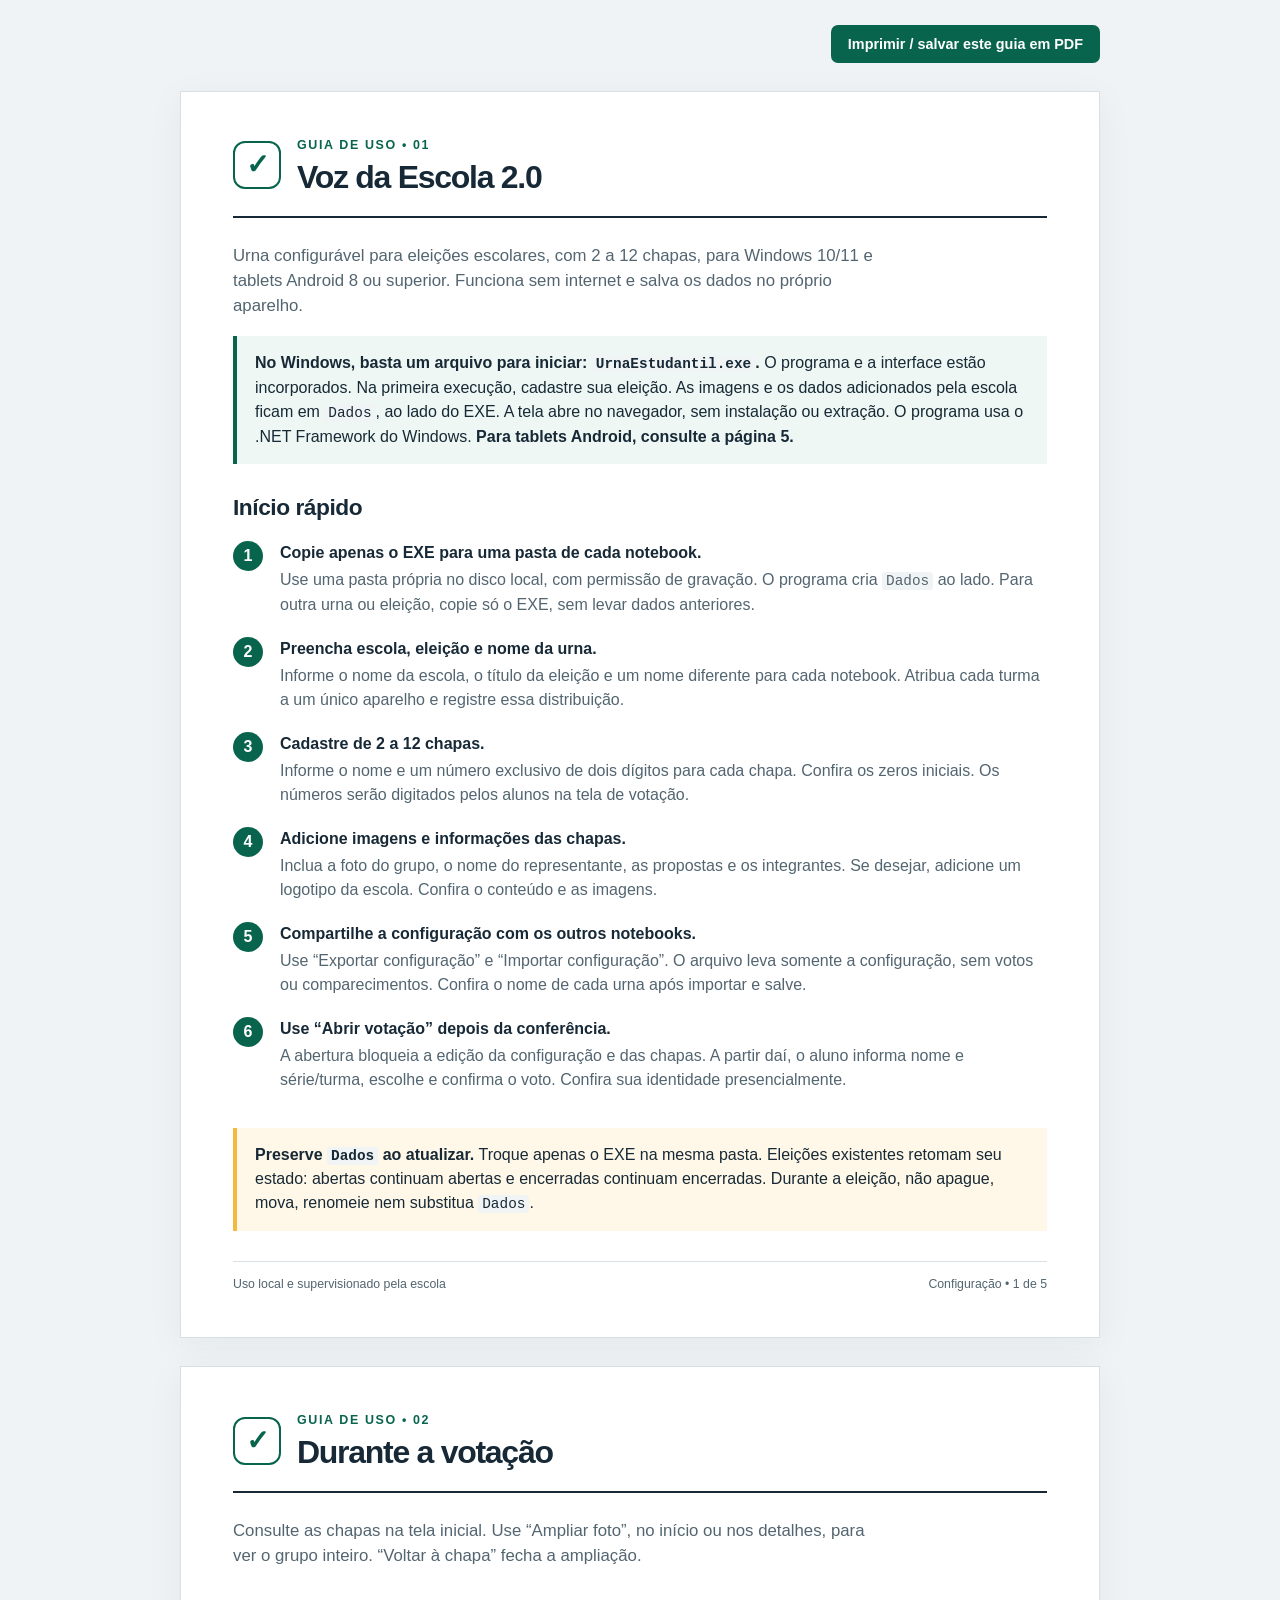
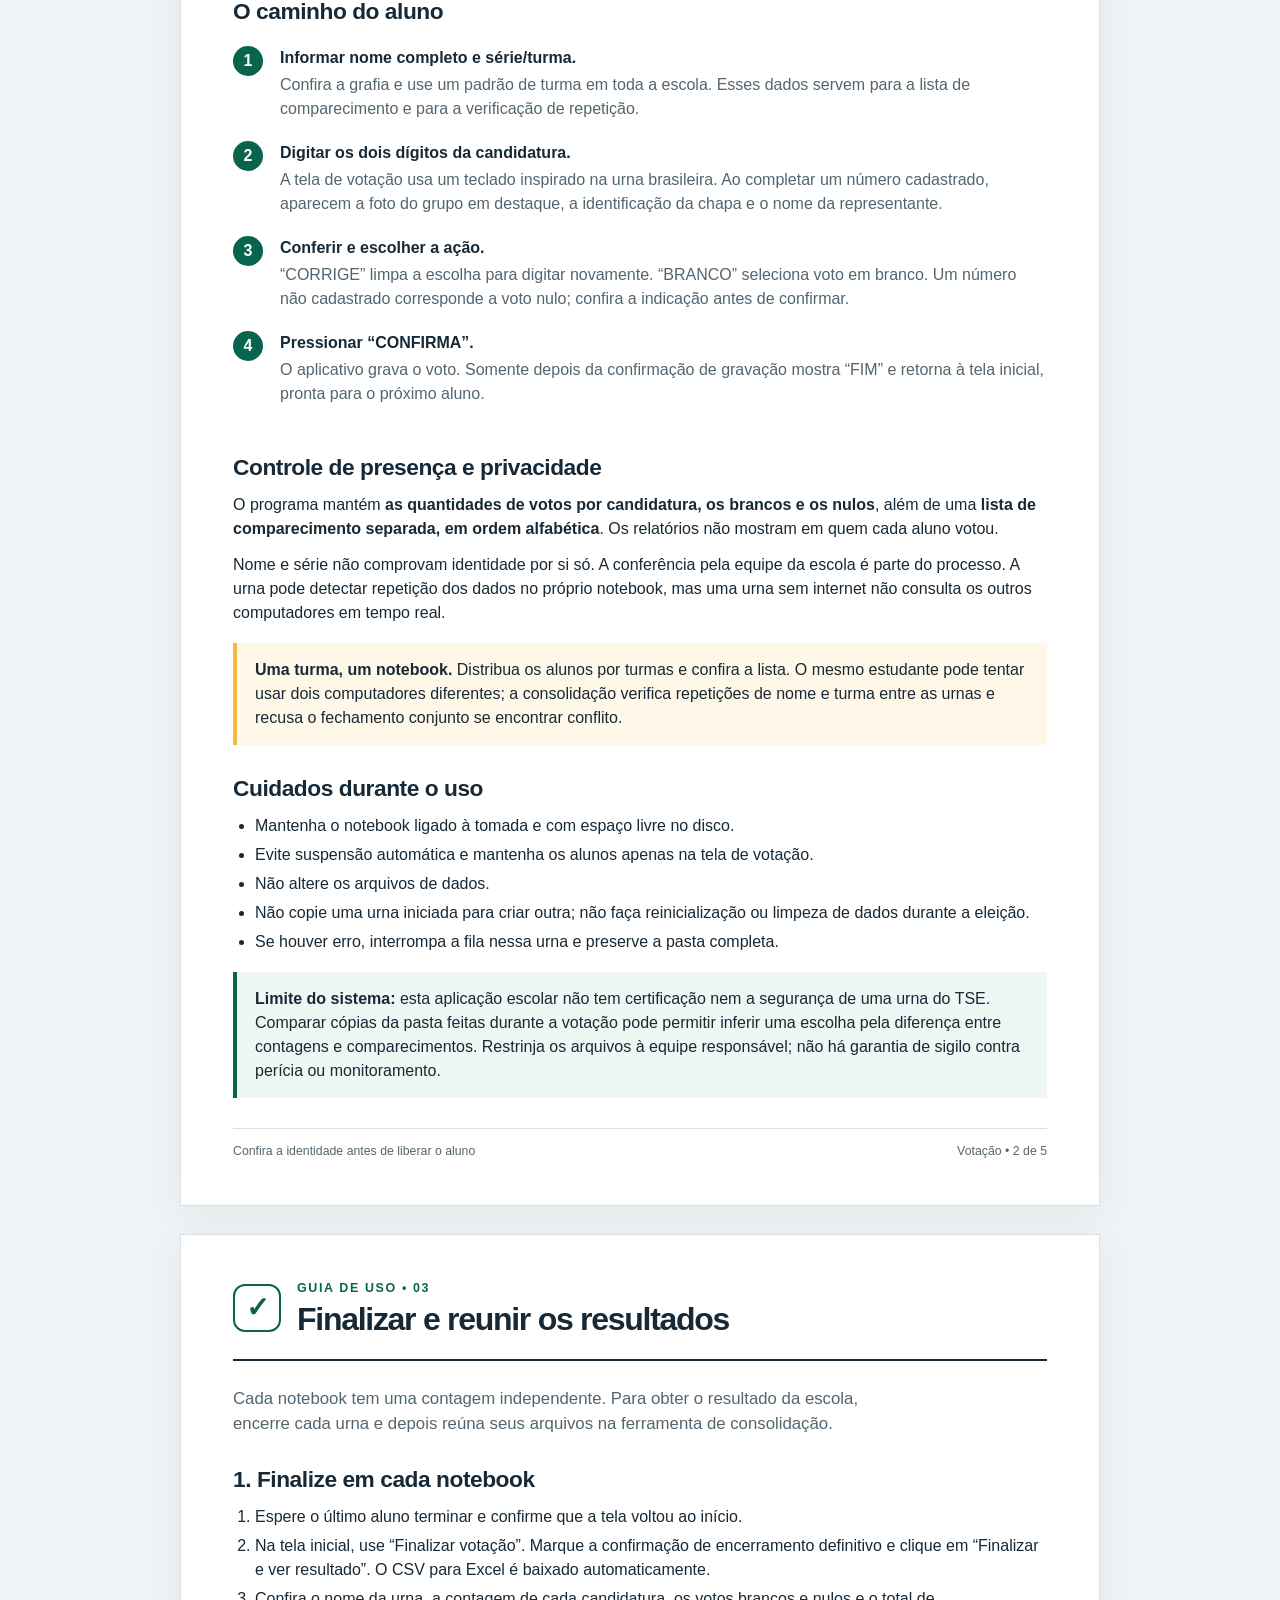
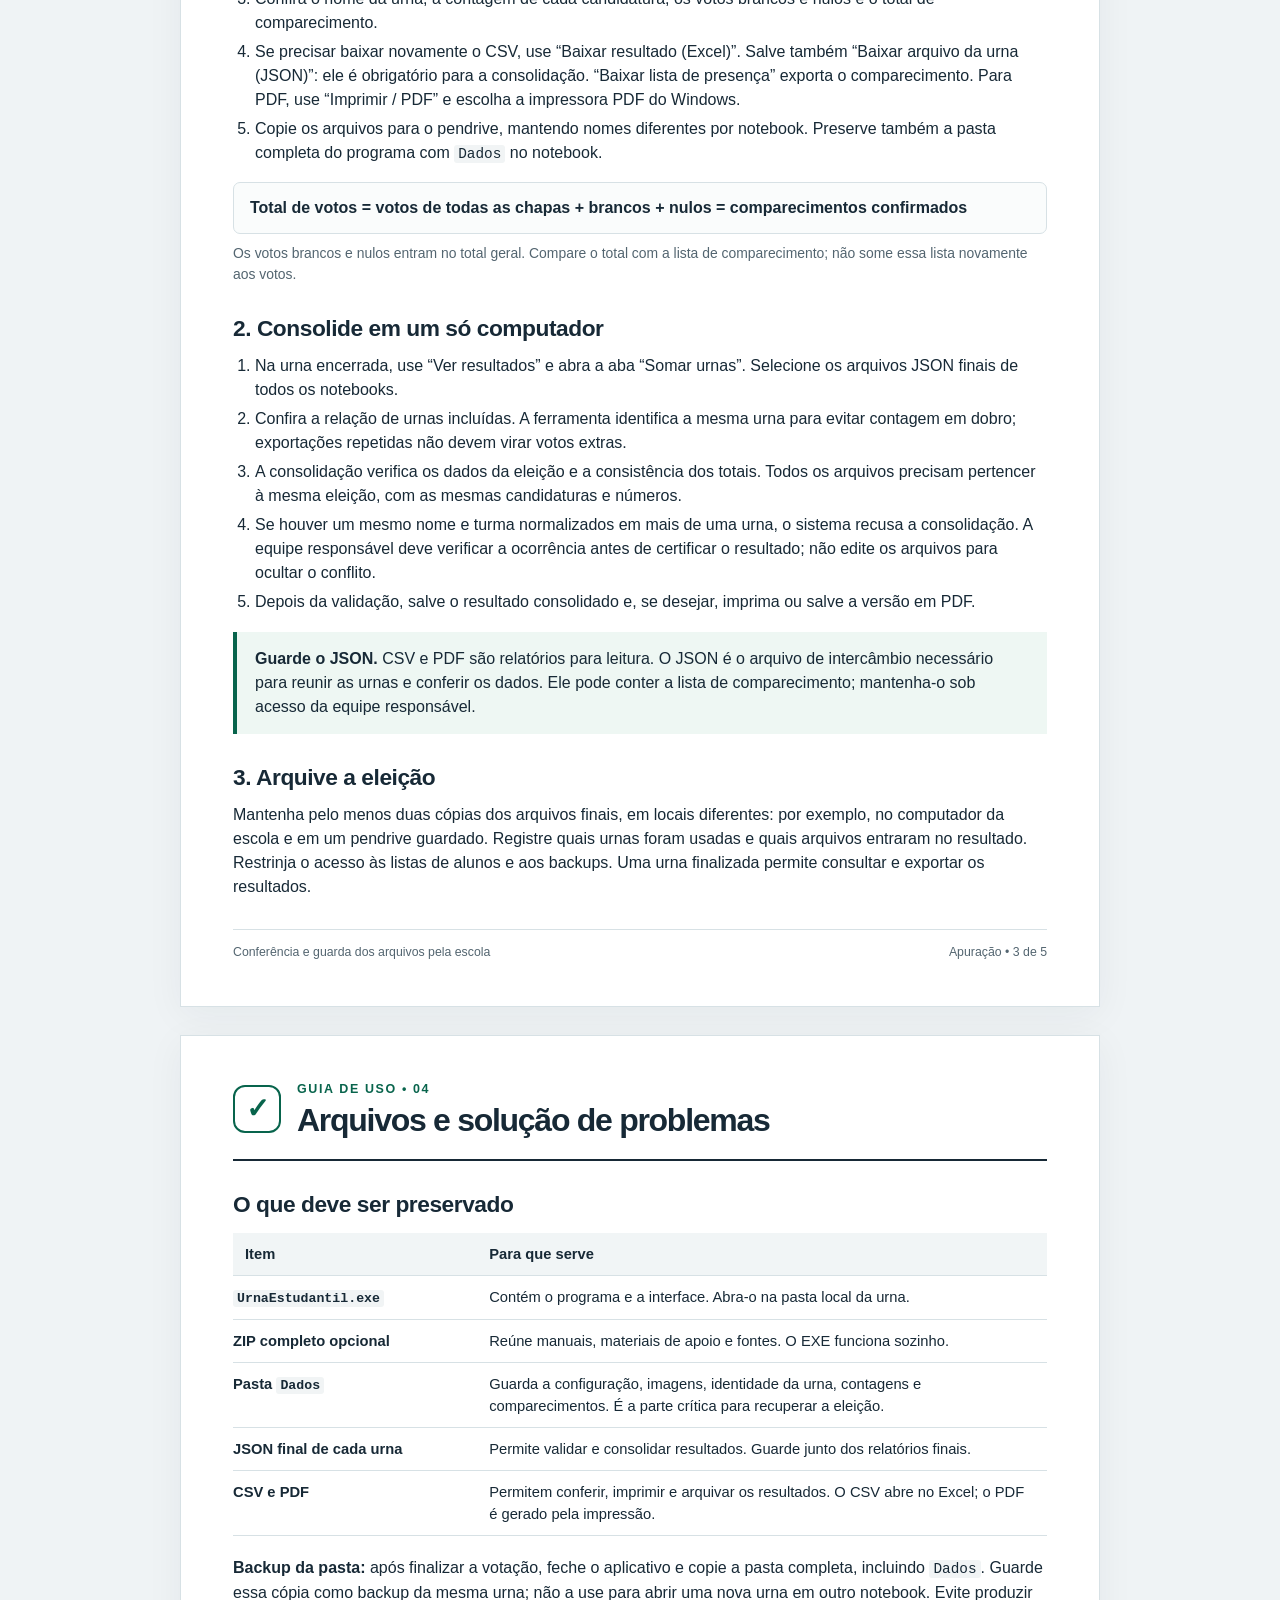
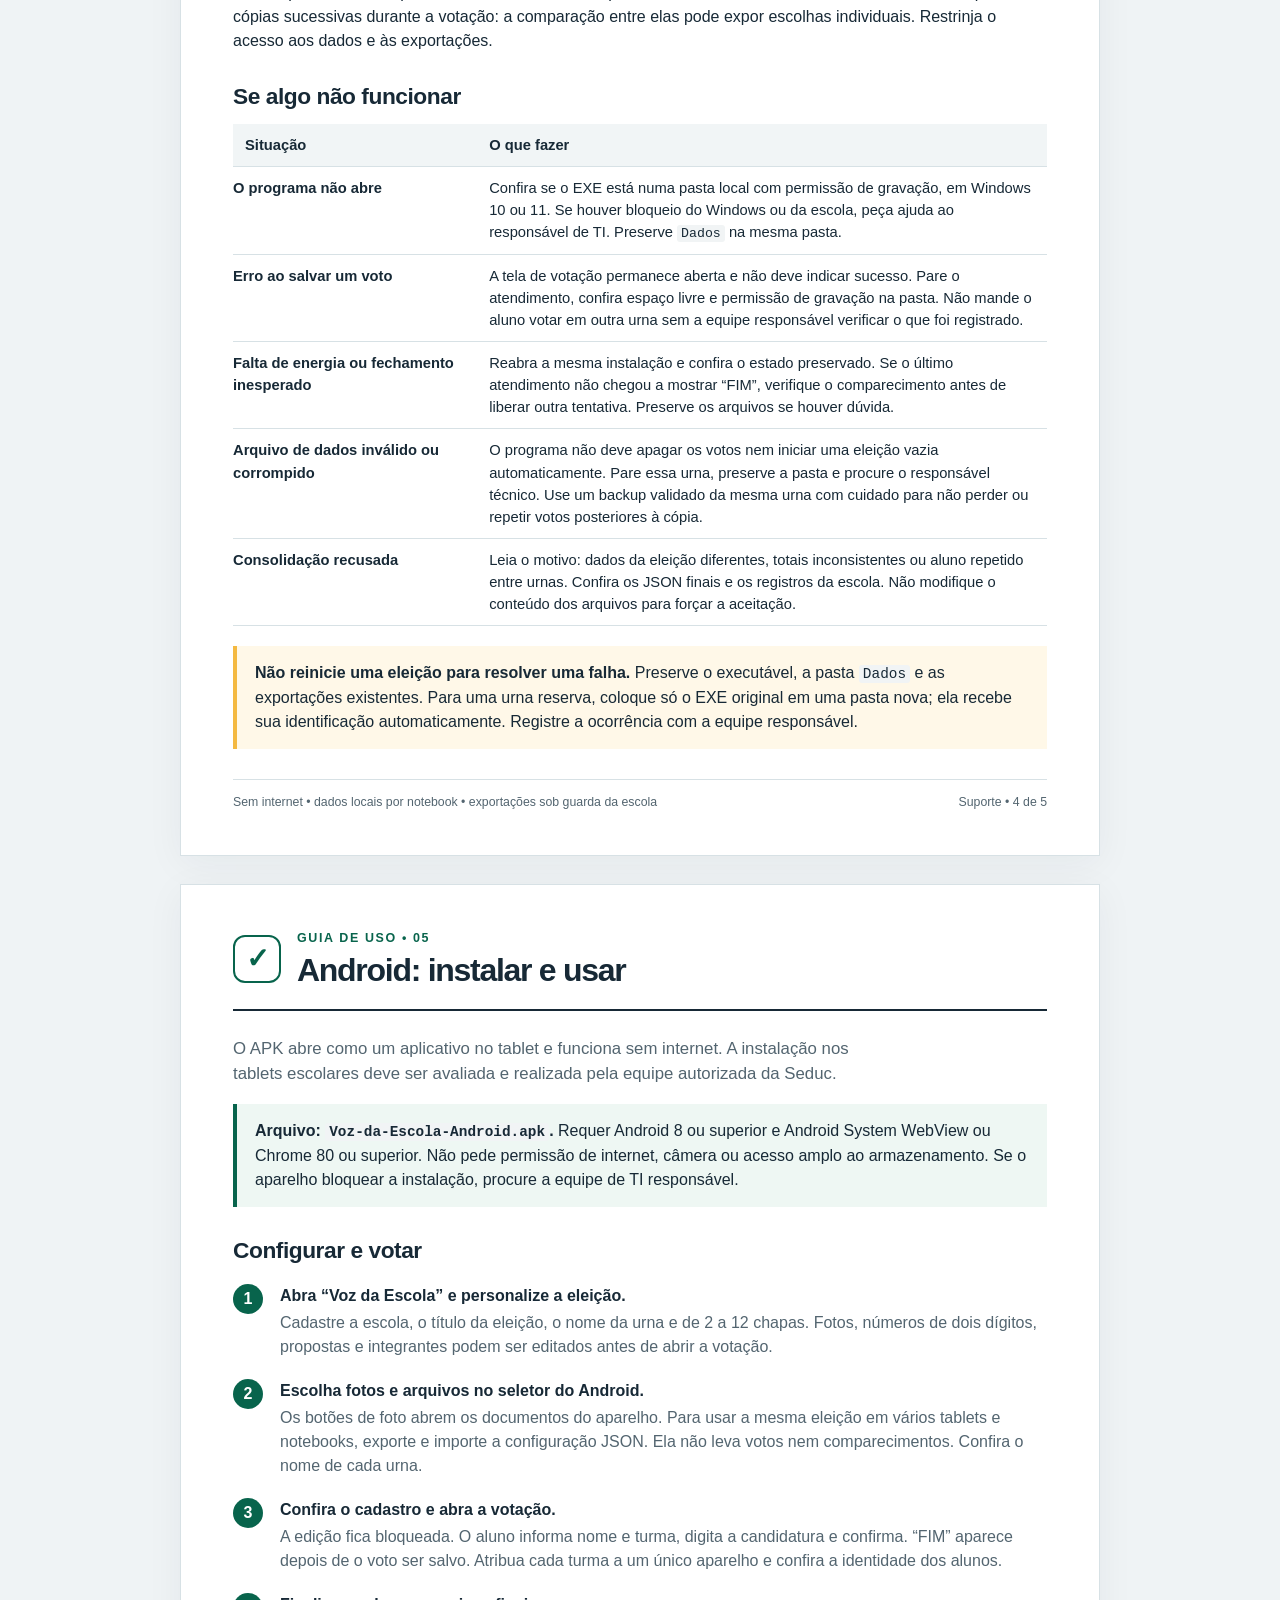
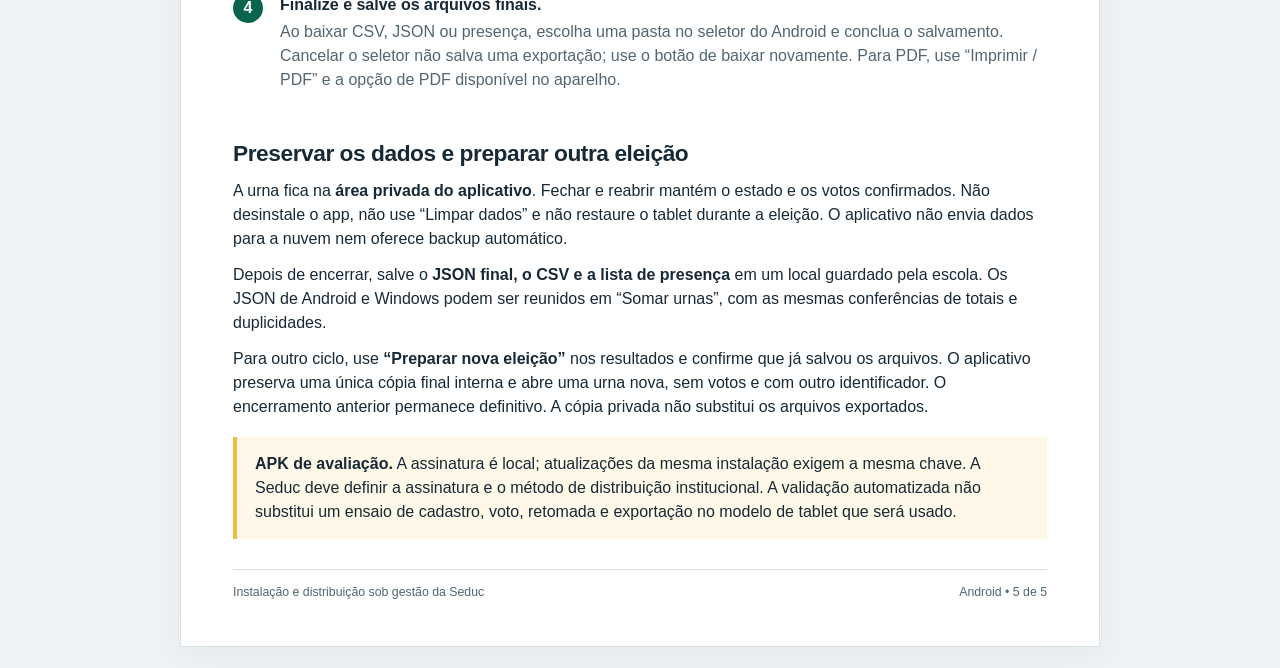
<file: docs/LEIA-ME.html>
<!doctype html>
<html lang="pt-BR">
<head>
<meta charset="utf-8">
<meta name="viewport" content="width=device-width,initial-scale=1">
<title>Guia de uso • Voz da Escola 2.0</title>
<style>
:root{--ink:#172936;--muted:#536570;--line:#d7e1e5;--green:#08644c;--pale:#eef7f3;--gold:#f4b941;--paper:#fff;--back:#eff3f5}
*{box-sizing:border-box}html{font-size:16px}body{margin:0;background:var(--back);color:var(--ink);font-family:Segoe UI,Arial,sans-serif;line-height:1.5}.page{max-width:920px;margin:28px auto;background:var(--paper);padding:44px 52px;box-shadow:0 8px 36px #1729360d;border:1px solid var(--line)}.eyebrow{color:var(--green);font-weight:700;font-size:.78rem;letter-spacing:.13em;text-transform:uppercase}.heading{display:flex;align-items:center;gap:16px;border-bottom:2px solid var(--ink);padding-bottom:21px;margin-bottom:25px}.mark{width:48px;height:48px;border:2px solid var(--green);border-radius:12px;display:grid;place-items:center;color:var(--green);font-size:28px;font-weight:700;flex:none}h1{font-size:2rem;line-height:1.13;letter-spacing:-.04em;margin:4px 0 0}h2{font-size:1.42rem;line-height:1.2;letter-spacing:-.02em;margin:30px 0 12px}h3{font-size:1rem;margin:19px 0 6px}p{margin:0 0 12px}.lead{font-size:1.05rem;color:var(--muted);max-width:70ch}.note{padding:15px 18px;background:var(--pale);border-left:4px solid var(--green);margin:18px 0}.warning{background:#fff8e8;border-color:var(--gold)}.note p:last-child{margin-bottom:0}.steps{list-style:none;counter-reset:step;margin:20px 0 0;padding:0}.steps li{counter-increment:step;position:relative;padding:0 0 18px 47px;margin:0 0 2px}.steps li:before{content:counter(step);position:absolute;left:0;top:0;width:30px;height:30px;border-radius:50%;background:var(--green);color:white;display:grid;place-items:center;font-weight:700}.steps strong{display:block;margin-bottom:3px}.steps span{display:block;color:var(--muted)}ul,ol{padding-left:22px;margin:8px 0 16px}li{margin:5px 0}code{font-family:Consolas,monospace;background:#f1f4f5;border-radius:3px;padding:1px 4px;font-size:.9em;overflow-wrap:anywhere}strong{font-weight:650}table{border-collapse:collapse;width:100%;font-size:.92rem;margin:14px 0 20px}th,td{text-align:left;vertical-align:top;border-bottom:1px solid var(--line);padding:10px 12px}th{background:#f1f5f6;font-weight:650}th:first-child,td:first-child{padding-left:0;width:30%}th:first-child{padding-left:12px}td:first-child{font-weight:650}.footer{display:flex;justify-content:space-between;gap:20px;margin-top:30px;padding-top:13px;border-top:1px solid var(--line);font-size:.77rem;color:var(--muted)}.formula{font-size:1rem;font-weight:650;padding:13px 16px;border:1px solid var(--line);border-radius:7px;background:#fafcfc}.toolbar{max-width:920px;margin:25px auto 0;display:flex;justify-content:flex-end}.print{font:600 .9rem Segoe UI,Arial,sans-serif;cursor:pointer;background:var(--green);color:#fff;border:0;border-radius:7px;padding:11px 17px}a{color:var(--green)}.small{font-size:.87rem;color:var(--muted)}
@page{size:A4;margin:15mm 16mm} @media print{html{font-size:10pt}body{background:white;line-height:1.35}p{margin-bottom:8px}li{margin:3px 0}ul,ol{margin-top:6px;margin-bottom:12px}.toolbar{display:none}.page{max-width:none;margin:0;padding:0;border:0;box-shadow:none;break-after:page;page-break-after:always}.page:last-child{break-after:auto;page-break-after:auto}.heading{margin-bottom:18px;padding-bottom:16px}h1{font-size:25pt}h2{font-size:15pt;margin-top:18px}h3{font-size:11pt}.steps li{padding-bottom:8px}.note{break-inside:avoid;padding:10px 13px;margin:14px 0}tr{break-inside:avoid}.footer{margin-top:18px}.lead{font-size:10.5pt}table{font-size:9pt;line-height:1.32}th,td{padding:5px 9px}p,li{orphans:3;widows:3}*{-webkit-print-color-adjust:exact;print-color-adjust:exact}}
@media(max-width:650px){.page{margin:12px;padding:25px 21px}.toolbar{margin:15px 15px 0}h1{font-size:1.65rem}.heading{gap:12px}.mark{width:40px;height:40px}th,td{padding:9px 7px}.footer{display:block}}
</style>
</head>
<body>
<div class="toolbar"><button class="print" onclick="window.print()">Imprimir / salvar este guia em PDF</button></div>

<section class="page">
  <header class="heading"><div class="mark" aria-hidden="true">✓</div><div><div class="eyebrow">Guia de uso • 01</div><h1>Voz da Escola 2.0</h1></div></header>
  <p class="lead">Urna configurável para eleições escolares, com 2 a 12 chapas, para Windows 10/11 e tablets Android 8 ou superior. Funciona sem internet e salva os dados no próprio aparelho.</p>
  <div class="note"><p><strong>No Windows, basta um arquivo para iniciar: <code>UrnaEstudantil.exe</code>.</strong> O programa e a interface estão incorporados. Na primeira execução, cadastre sua eleição. As imagens e os dados adicionados pela escola ficam em <code>Dados</code>, ao lado do EXE. A tela abre no navegador, sem instalação ou extração. O programa usa o .NET Framework do Windows. <strong>Para tablets Android, consulte a página 5.</strong></p></div>
  <h2>Início rápido</h2>
  <ol class="steps">
    <li><strong>Copie apenas o EXE para uma pasta de cada notebook.</strong><span>Use uma pasta própria no disco local, com permissão de gravação. O programa cria <code>Dados</code> ao lado. Para outra urna ou eleição, copie só o EXE, sem levar dados anteriores.</span></li>
    <li><strong>Preencha escola, eleição e nome da urna.</strong><span>Informe o nome da escola, o título da eleição e um nome diferente para cada notebook. Atribua cada turma a um único aparelho e registre essa distribuição.</span></li>
    <li><strong>Cadastre de 2 a 12 chapas.</strong><span>Informe o nome e um número exclusivo de dois dígitos para cada chapa. Confira os zeros iniciais. Os números serão digitados pelos alunos na tela de votação.</span></li>
    <li><strong>Adicione imagens e informações das chapas.</strong><span>Inclua a foto do grupo, o nome do representante, as propostas e os integrantes. Se desejar, adicione um logotipo da escola. Confira o conteúdo e as imagens.</span></li>
    <li><strong>Compartilhe a configuração com os outros notebooks.</strong><span>Use “Exportar configuração” e “Importar configuração”. O arquivo leva somente a configuração, sem votos ou comparecimentos. Confira o nome de cada urna após importar e salve.</span></li>
    <li><strong>Use “Abrir votação” depois da conferência.</strong><span>A abertura bloqueia a edição da configuração e das chapas. A partir daí, o aluno informa nome e série/turma, escolhe e confirma o voto. Confira sua identidade presencialmente.</span></li>
  </ol>
  <div class="note warning"><p><strong>Preserve <code>Dados</code> ao atualizar.</strong> Troque apenas o EXE na mesma pasta. Eleições existentes retomam seu estado: abertas continuam abertas e encerradas continuam encerradas. Durante a eleição, não apague, mova, renomeie nem substitua <code>Dados</code>.</p></div>
  <footer class="footer"><span>Uso local e supervisionado pela escola</span><span>Configuração • 1 de 5</span></footer>
</section>

<section class="page">
  <header class="heading"><div class="mark" aria-hidden="true">✓</div><div><div class="eyebrow">Guia de uso • 02</div><h1>Durante a votação</h1></div></header>
  <p class="lead">Consulte as chapas na tela inicial. Use “Ampliar foto”, no início ou nos detalhes, para ver o grupo inteiro. “Voltar à chapa” fecha a ampliação.</p>
  <h2>O caminho do aluno</h2>
  <ol class="steps">
    <li><strong>Informar nome completo e série/turma.</strong><span>Confira a grafia e use um padrão de turma em toda a escola. Esses dados servem para a lista de comparecimento e para a verificação de repetição.</span></li>
    <li><strong>Digitar os dois dígitos da candidatura.</strong><span>A tela de votação usa um teclado inspirado na urna brasileira. Ao completar um número cadastrado, aparecem a foto do grupo em destaque, a identificação da chapa e o nome da representante.</span></li>
    <li><strong>Conferir e escolher a ação.</strong><span>“CORRIGE” limpa a escolha para digitar novamente. “BRANCO” seleciona voto em branco. Um número não cadastrado corresponde a voto nulo; confira a indicação antes de confirmar.</span></li>
    <li><strong>Pressionar “CONFIRMA”.</strong><span>O aplicativo grava o voto. Somente depois da confirmação de gravação mostra “FIM” e retorna à tela inicial, pronta para o próximo aluno.</span></li>
  </ol>
  <h2>Controle de presença e privacidade</h2>
  <p>O programa mantém <strong>as quantidades de votos por candidatura, os brancos e os nulos</strong>, além de uma <strong>lista de comparecimento separada, em ordem alfabética</strong>. Os relatórios não mostram em quem cada aluno votou.</p>
  <p>Nome e série não comprovam identidade por si só. A conferência pela equipe da escola é parte do processo. A urna pode detectar repetição dos dados no próprio notebook, mas uma urna sem internet não consulta os outros computadores em tempo real.</p>
  <div class="note warning"><p><strong>Uma turma, um notebook.</strong> Distribua os alunos por turmas e confira a lista. O mesmo estudante pode tentar usar dois computadores diferentes; a consolidação verifica repetições de nome e turma entre as urnas e recusa o fechamento conjunto se encontrar conflito.</p></div>
  <h2>Cuidados durante o uso</h2>
  <ul>
    <li>Mantenha o notebook ligado à tomada e com espaço livre no disco.</li>
    <li>Evite suspensão automática e mantenha os alunos apenas na tela de votação.</li>
    <li>Não altere os arquivos de dados.</li>
    <li>Não copie uma urna iniciada para criar outra; não faça reinicialização ou limpeza de dados durante a eleição.</li>
    <li>Se houver erro, interrompa a fila nessa urna e preserve a pasta completa.</li>
  </ul>
  <div class="note"><p><strong>Limite do sistema:</strong> esta aplicação escolar não tem certificação nem a segurança de uma urna do TSE. Comparar cópias da pasta feitas durante a votação pode permitir inferir uma escolha pela diferença entre contagens e comparecimentos. Restrinja os arquivos à equipe responsável; não há garantia de sigilo contra perícia ou monitoramento.</p></div>
  <footer class="footer"><span>Confira a identidade antes de liberar o aluno</span><span>Votação • 2 de 5</span></footer>
</section>

<section class="page">
  <header class="heading"><div class="mark" aria-hidden="true">✓</div><div><div class="eyebrow">Guia de uso • 03</div><h1>Finalizar e reunir os resultados</h1></div></header>
  <p class="lead">Cada notebook tem uma contagem independente. Para obter o resultado da escola, encerre cada urna e depois reúna seus arquivos na ferramenta de consolidação.</p>
  <h2>1. Finalize em cada notebook</h2>
  <ol>
    <li>Espere o último aluno terminar e confirme que a tela voltou ao início.</li>
    <li>Na tela inicial, use “Finalizar votação”. Marque a confirmação de encerramento definitivo e clique em “Finalizar e ver resultado”. O CSV para Excel é baixado automaticamente.</li>
    <li>Confira o nome da urna, a contagem de cada candidatura, os votos brancos e nulos e o total de comparecimento.</li>
    <li>Se precisar baixar novamente o CSV, use “Baixar resultado (Excel)”. Salve também “Baixar arquivo da urna (JSON)”: ele é obrigatório para a consolidação. “Baixar lista de presença” exporta o comparecimento. Para PDF, use “Imprimir / PDF” e escolha a impressora PDF do Windows.</li>
    <li>Copie os arquivos para o pendrive, mantendo nomes diferentes por notebook. Preserve também a pasta completa do programa com <code>Dados</code> no notebook.</li>
  </ol>
  <div class="formula">Total de votos = votos de todas as chapas + brancos + nulos = comparecimentos confirmados</div>
  <p class="small" style="margin-top:9px">Os votos brancos e nulos entram no total geral. Compare o total com a lista de comparecimento; não some essa lista novamente aos votos.</p>
  <h2>2. Consolide em um só computador</h2>
  <ol>
    <li>Na urna encerrada, use “Ver resultados” e abra a aba “Somar urnas”. Selecione os arquivos JSON finais de todos os notebooks.</li>
    <li>Confira a relação de urnas incluídas. A ferramenta identifica a mesma urna para evitar contagem em dobro; exportações repetidas não devem virar votos extras.</li>
    <li>A consolidação verifica os dados da eleição e a consistência dos totais. Todos os arquivos precisam pertencer à mesma eleição, com as mesmas candidaturas e números.</li>
    <li>Se houver um mesmo nome e turma normalizados em mais de uma urna, o sistema recusa a consolidação. A equipe responsável deve verificar a ocorrência antes de certificar o resultado; não edite os arquivos para ocultar o conflito.</li>
    <li>Depois da validação, salve o resultado consolidado e, se desejar, imprima ou salve a versão em PDF.</li>
  </ol>
  <div class="note"><p><strong>Guarde o JSON.</strong> CSV e PDF são relatórios para leitura. O JSON é o arquivo de intercâmbio necessário para reunir as urnas e conferir os dados. Ele pode conter a lista de comparecimento; mantenha-o sob acesso da equipe responsável.</p></div>
  <h2>3. Arquive a eleição</h2>
  <p>Mantenha pelo menos duas cópias dos arquivos finais, em locais diferentes: por exemplo, no computador da escola e em um pendrive guardado. Registre quais urnas foram usadas e quais arquivos entraram no resultado. Restrinja o acesso às listas de alunos e aos backups. Uma urna finalizada permite consultar e exportar os resultados.</p>
  <footer class="footer"><span>Conferência e guarda dos arquivos pela escola</span><span>Apuração • 3 de 5</span></footer>
</section>

<section class="page">
  <header class="heading"><div class="mark" aria-hidden="true">✓</div><div><div class="eyebrow">Guia de uso • 04</div><h1>Arquivos e solução de problemas</h1></div></header>
  <h2>O que deve ser preservado</h2>
  <table>
    <thead><tr><th>Item</th><th>Para que serve</th></tr></thead>
    <tbody>
      <tr><td><code>UrnaEstudantil.exe</code></td><td>Contém o programa e a interface. Abra-o na pasta local da urna.</td></tr>
      <tr><td>ZIP completo opcional</td><td>Reúne manuais, materiais de apoio e fontes. O EXE funciona sozinho.</td></tr>
      <tr><td>Pasta <code>Dados</code></td><td>Guarda a configuração, imagens, identidade da urna, contagens e comparecimentos. É a parte crítica para recuperar a eleição.</td></tr>
      <tr><td>JSON final de cada urna</td><td>Permite validar e consolidar resultados. Guarde junto dos relatórios finais.</td></tr>
      <tr><td>CSV e PDF</td><td>Permitem conferir, imprimir e arquivar os resultados. O CSV abre no Excel; o PDF é gerado pela impressão.</td></tr>
    </tbody>
  </table>
  <p><strong>Backup da pasta:</strong> após finalizar a votação, feche o aplicativo e copie a pasta completa, incluindo <code>Dados</code>. Guarde essa cópia como backup da mesma urna; não a use para abrir uma nova urna em outro notebook. Evite produzir cópias sucessivas durante a votação: a comparação entre elas pode expor escolhas individuais. Restrinja o acesso aos dados e às exportações.</p>
  <h2>Se algo não funcionar</h2>
  <table>
    <thead><tr><th>Situação</th><th>O que fazer</th></tr></thead>
    <tbody>
      <tr><td>O programa não abre</td><td>Confira se o EXE está numa pasta local com permissão de gravação, em Windows 10 ou 11. Se houver bloqueio do Windows ou da escola, peça ajuda ao responsável de TI. Preserve <code>Dados</code> na mesma pasta.</td></tr>
      <tr><td>Erro ao salvar um voto</td><td>A tela de votação permanece aberta e não deve indicar sucesso. Pare o atendimento, confira espaço livre e permissão de gravação na pasta. Não mande o aluno votar em outra urna sem a equipe responsável verificar o que foi registrado.</td></tr>
      <tr><td>Falta de energia ou fechamento inesperado</td><td>Reabra a mesma instalação e confira o estado preservado. Se o último atendimento não chegou a mostrar “FIM”, verifique o comparecimento antes de liberar outra tentativa. Preserve os arquivos se houver dúvida.</td></tr>
      <tr><td>Arquivo de dados inválido ou corrompido</td><td>O programa não deve apagar os votos nem iniciar uma eleição vazia automaticamente. Pare essa urna, preserve a pasta e procure o responsável técnico. Use um backup validado da mesma urna com cuidado para não perder ou repetir votos posteriores à cópia.</td></tr>
      <tr><td>Consolidação recusada</td><td>Leia o motivo: dados da eleição diferentes, totais inconsistentes ou aluno repetido entre urnas. Confira os JSON finais e os registros da escola. Não modifique o conteúdo dos arquivos para forçar a aceitação.</td></tr>
    </tbody>
  </table>
  <div class="note warning"><p><strong>Não reinicie uma eleição para resolver uma falha.</strong> Preserve o executável, a pasta <code>Dados</code> e as exportações existentes. Para uma urna reserva, coloque só o EXE original em uma pasta nova; ela recebe sua identificação automaticamente. Registre a ocorrência com a equipe responsável.</p></div>
  <footer class="footer"><span>Sem internet • dados locais por notebook • exportações sob guarda da escola</span><span>Suporte • 4 de 5</span></footer>
</section>

<section class="page">
  <header class="heading"><div class="mark" aria-hidden="true">✓</div><div><div class="eyebrow">Guia de uso • 05</div><h1>Android: instalar e usar</h1></div></header>
  <p class="lead">O APK abre como um aplicativo no tablet e funciona sem internet. A instalação nos tablets escolares deve ser avaliada e realizada pela equipe autorizada da Seduc.</p>
  <div class="note"><p><strong>Arquivo: <code>Voz-da-Escola-Android.apk</code>.</strong> Requer Android 8 ou superior e Android System WebView ou Chrome 80 ou superior. Não pede permissão de internet, câmera ou acesso amplo ao armazenamento. Se o aparelho bloquear a instalação, procure a equipe de TI responsável.</p></div>
  <h2>Configurar e votar</h2>
  <ol class="steps">
    <li><strong>Abra “Voz da Escola” e personalize a eleição.</strong><span>Cadastre a escola, o título da eleição, o nome da urna e de 2 a 12 chapas. Fotos, números de dois dígitos, propostas e integrantes podem ser editados antes de abrir a votação.</span></li>
    <li><strong>Escolha fotos e arquivos no seletor do Android.</strong><span>Os botões de foto abrem os documentos do aparelho. Para usar a mesma eleição em vários tablets e notebooks, exporte e importe a configuração JSON. Ela não leva votos nem comparecimentos. Confira o nome de cada urna.</span></li>
    <li><strong>Confira o cadastro e abra a votação.</strong><span>A edição fica bloqueada. O aluno informa nome e turma, digita a candidatura e confirma. “FIM” aparece depois de o voto ser salvo. Atribua cada turma a um único aparelho e confira a identidade dos alunos.</span></li>
    <li><strong>Finalize e salve os arquivos finais.</strong><span>Ao baixar CSV, JSON ou presença, escolha uma pasta no seletor do Android e conclua o salvamento. Cancelar o seletor não salva uma exportação; use o botão de baixar novamente. Para PDF, use “Imprimir / PDF” e a opção de PDF disponível no aparelho.</span></li>
  </ol>
  <h2>Preservar os dados e preparar outra eleição</h2>
  <p>A urna fica na <strong>área privada do aplicativo</strong>. Fechar e reabrir mantém o estado e os votos confirmados. Não desinstale o app, não use “Limpar dados” e não restaure o tablet durante a eleição. O aplicativo não envia dados para a nuvem nem oferece backup automático.</p>
  <p>Depois de encerrar, salve o <strong>JSON final, o CSV e a lista de presença</strong> em um local guardado pela escola. Os JSON de Android e Windows podem ser reunidos em “Somar urnas”, com as mesmas conferências de totais e duplicidades.</p>
  <p>Para outro ciclo, use <strong>“Preparar nova eleição”</strong> nos resultados e confirme que já salvou os arquivos. O aplicativo preserva uma única cópia final interna e abre uma urna nova, sem votos e com outro identificador. O encerramento anterior permanece definitivo. A cópia privada não substitui os arquivos exportados.</p>
  <div class="note warning"><p><strong>APK de avaliação.</strong> A assinatura é local; atualizações da mesma instalação exigem a mesma chave. A Seduc deve definir a assinatura e o método de distribuição institucional. A validação automatizada não substitui um ensaio de cadastro, voto, retomada e exportação no modelo de tablet que será usado.</p></div>
  <footer class="footer"><span>Instalação e distribuição sob gestão da Seduc</span><span>Android • 5 de 5</span></footer>
</section>
</body>
</html>
</file>
